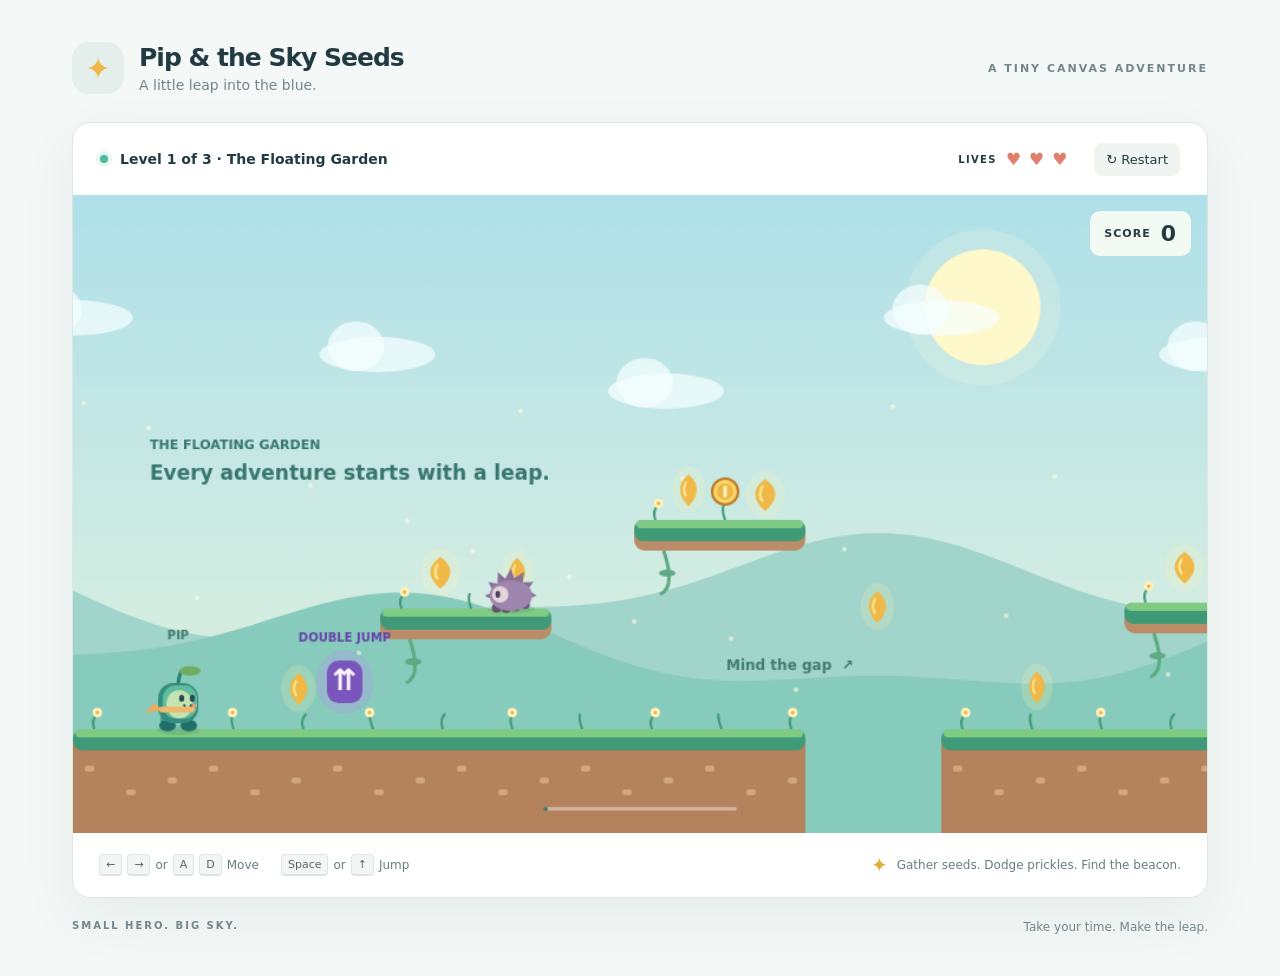
<file: index.html>
<!doctype html>
<html lang="en">
<head>
  <meta charset="UTF-8">
  <meta name="viewport" content="width=device-width, initial-scale=1">
  <meta name="description" content="A tiny, original canvas platformer. Guide Pip through the floating gardens and gather sky seeds.">
  <title>Pip & the Sky Seeds</title>
  <link rel="icon" href="data:,">
  <link rel="stylesheet" href="styles.css">
</head>
<body>
  <main>
    <header><div class="brand"><span class="brand-mark">✦</span><div><h1>Pip & the Sky Seeds</h1><p>A little leap into the blue.</p></div></div><span class="edition">A TINY CANVAS ADVENTURE</span></header>
    <section class="game-shell" aria-label="Pip platform game">
      <div class="toolbar"><div class="level"><span class="dot"></span><span id="level-label" aria-live="polite">Level 1 of 3 · The Floating Garden</span></div><div class="stats"><span id="double-jump" hidden>⇈ DOUBLE JUMP</span><span>LIVES <strong id="lives" aria-label="3 lives">♥ ♥ ♥</strong></span><button id="restart" title="Restart the adventure">↻ <span>Restart</span></button></div></div>
      <div class="stage">
        <div class="score-display" role="status" aria-live="polite" aria-atomic="true">SCORE <strong id="score">0</strong></div>
        <canvas id="game" width="960" height="540" tabindex="0" aria-label="Move Pip with arrows or A and D. Jump with Space or Up. Collect seeds, avoid prickles, and reach the beacon.">Your browser needs canvas support to play.</canvas>
        <div id="overlay" class="overlay" hidden><div class="message"><span id="eyebrow">GARDEN COMPLETE</span><h2 id="message-title">A sky full of possibility.</h2><p id="message-text"></p><button id="play-again">Play again <span>↗</span></button></div></div>
      </div>
      <footer><span><kbd>←</kbd><kbd>→</kbd> or <kbd>A</kbd><kbd>D</kbd> Move</span><span><kbd>Space</kbd> or <kbd>↑</kbd> Jump</span><span class="mission"><span>✦</span> Gather seeds. Dodge prickles. Find the beacon.</span></footer>
    </section>
    <div class="below"><span>SMALL HERO. BIG SKY.</span><span>Take your time. Make the leap.</span></div>
    <p id="status" class="sr-only" aria-live="polite"></p>
  </main>
  <script src="js/level.js"></script>
  <script src="js/physics.js"></script>
  <script src="js/renderer.js"></script>
  <script src="js/game.js"></script>
</body>
</html>
</file>
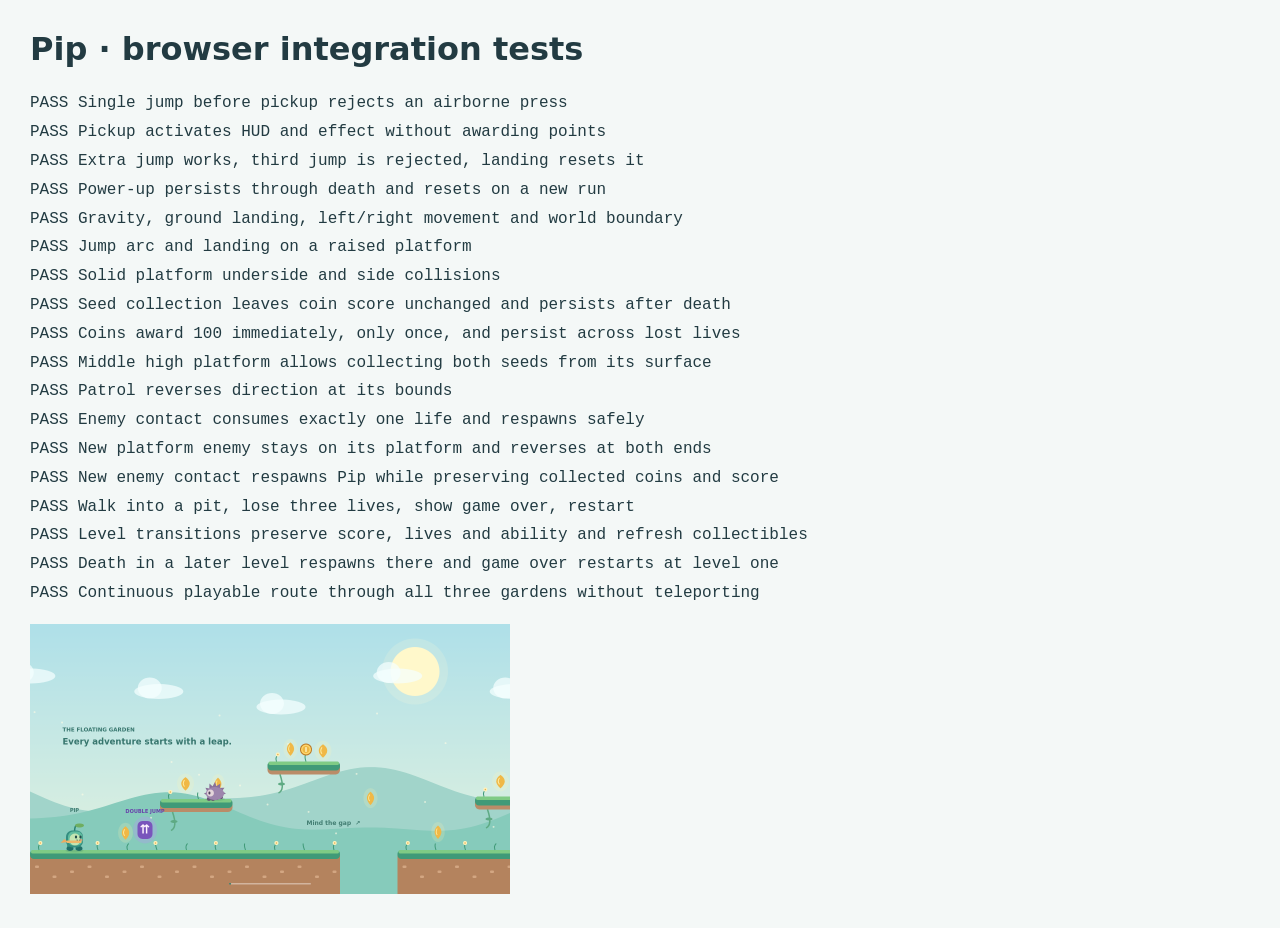
<file: tests/index.html>
<!doctype html><html lang="en"><meta charset="utf-8"><title>Pip · browser tests</title>
<style>body{font:16px system-ui;margin:30px;background:#f4f8f7;color:#223b42}pre{line-height:1.8;white-space:pre-wrap}canvas{width:480px;max-width:100%}</style>
<h1>Pip · browser integration tests</h1><pre id="results">Running…</pre>
<canvas id="game" width="960" height="540"></canvas>
<div hidden><span id="level-label"></span><span id="double-jump" hidden></span><span id="score"></span><span id="lives"></span><button id="restart"></button><div id="overlay"><span id="eyebrow"></span><span id="message-title"></span><span id="message-text"></span><button id="play-again"></button></div><span id="status"></span></div>
<script src="../js/level.js"></script><script src="../js/physics.js"></script><script src="../js/renderer.js"></script><script src="../js/game.js"></script><script src="game-tests.js"></script></html>
</file>
<file: styles.css>
:root{color-scheme:light;--ink:#223b42;--muted:#72868b;--teal:#187f75;--paper:#f4f8f7}*{box-sizing:border-box}body{margin:0;background:var(--paper);color:var(--ink);font-family:ui-sans-serif,system-ui,-apple-system,BlinkMacSystemFont,"Segoe UI",sans-serif}main{max-width:1200px;margin:0 auto;padding:42px 32px}header{display:flex;align-items:center;justify-content:space-between;margin-bottom:28px}.brand{display:flex;align-items:center;gap:15px}.brand-mark{display:grid;place-items:center;font-size:30px;color:#f0b746;background:#e4eeeb;width:52px;height:52px;border-radius:17px}h1{font-size:25px;letter-spacing:-1px;margin:0;font-weight:800}header p{margin:5px 0 0;font-size:14px;color:var(--muted)}.edition,.below{font-size:11px;font-weight:700;letter-spacing:2px;color:var(--muted)}.game-shell{overflow:hidden;background:#fff;border:1px solid #dce7e3;border-radius:18px;box-shadow:0 20px 55px #234a4010}.toolbar{min-height:72px;padding:18px 27px;display:flex;align-items:center;justify-content:space-between;gap:15px}.level{display:flex;align-items:center;gap:12px;font-size:14px;font-weight:650}.dot{height:8px;width:8px;border-radius:50%;background:#49bba1;box-shadow:0 0 0 4px #eaf7f1}.separator{color:#bdcac6}.stats{display:flex;align-items:center;gap:26px}.stats>span{font-size:10px;font-weight:750;letter-spacing:1.3px;display:flex;align-items:center;gap:9px}.stats strong{font-size:18px;letter-spacing:1px;font-variant-numeric:tabular-nums}#lives{color:#de806c;font-size:17px}button{font:inherit;cursor:pointer;border:0}#restart{background:#f0f5f2;color:var(--ink);padding:9px 12px;border-radius:8px;font-size:13px}button:hover{filter:brightness(.94)}button:focus-visible,canvas:focus-visible{outline:3px solid #e9b13d;outline-offset:-3px}.stage{position:relative}canvas{width:100%;display:block;aspect-ratio:16/9;touch-action:none;background:#bfe7ec}.overlay{position:absolute;inset:0;background:#173b4c65;display:grid;place-items:center;backdrop-filter:blur(4px)}[hidden]{display:none!important}.message{background:#f8fcf6;text-align:center;padding:36px 44px;border-radius:22px;max-width:85%;box-shadow:0 20px 60px #163e3a30}.message>span{font-size:11px;letter-spacing:2px;font-weight:800;color:var(--teal)}h2{font-size:30px;letter-spacing:-1px;margin:14px 0}.message p{font-size:15px;color:#61777a}.message button{margin-top:10px;padding:13px 25px;background:var(--teal);border-radius:10px;color:#fff;font-weight:650}.message button span{margin-left:18px}footer{padding:20px 26px;display:flex;align-items:center;gap:22px;font-size:12px;color:#667d7f}footer>span{display:flex;align-items:center;gap:5px}kbd{font:11px ui-sans-serif,system-ui;background:#f3f6f4;border:1px solid #dce5e0;border-bottom-width:2px;border-radius:4px;padding:3px 6px;color:#506966}.mission{margin-left:auto}.mission>span{color:#e6ac36;font-size:20px;margin-right:4px}.below{display:flex;justify-content:space-between;margin-top:22px;font-size:10px}.below span+span{letter-spacing:0;font-weight:400;font-size:12px}.sr-only{position:absolute;width:1px;height:1px;overflow:hidden;clip-path:inset(50%)}@media(max-width:760px){main{padding:20px 12px}header{margin-bottom:20px}h1{font-size:21px}.edition{display:none}.toolbar{padding:15px;flex-wrap:wrap}.stats{gap:17px}.level{font-size:12px}footer{flex-wrap:wrap;padding:15px;gap:10px 20px}.mission{margin-left:0;width:100%}.message{padding:20px}h2{font-size:23px}.below{letter-spacing:1px}}

#double-jump{color:#6842ab;background:#eee7fc;border-radius:6px;padding:7px 9px;font-size:10px}.stats{flex-wrap:wrap}

.score-display{position:absolute;top:16px;right:16px;pointer-events:none;display:flex;align-items:center;gap:10px;padding:10px 14px;border-radius:10px;background:#f8fcf6ed;color:var(--ink);font-size:11px;font-weight:750;letter-spacing:1px}.score-display strong{font-size:22px;font-variant-numeric:tabular-nums}
</file>
